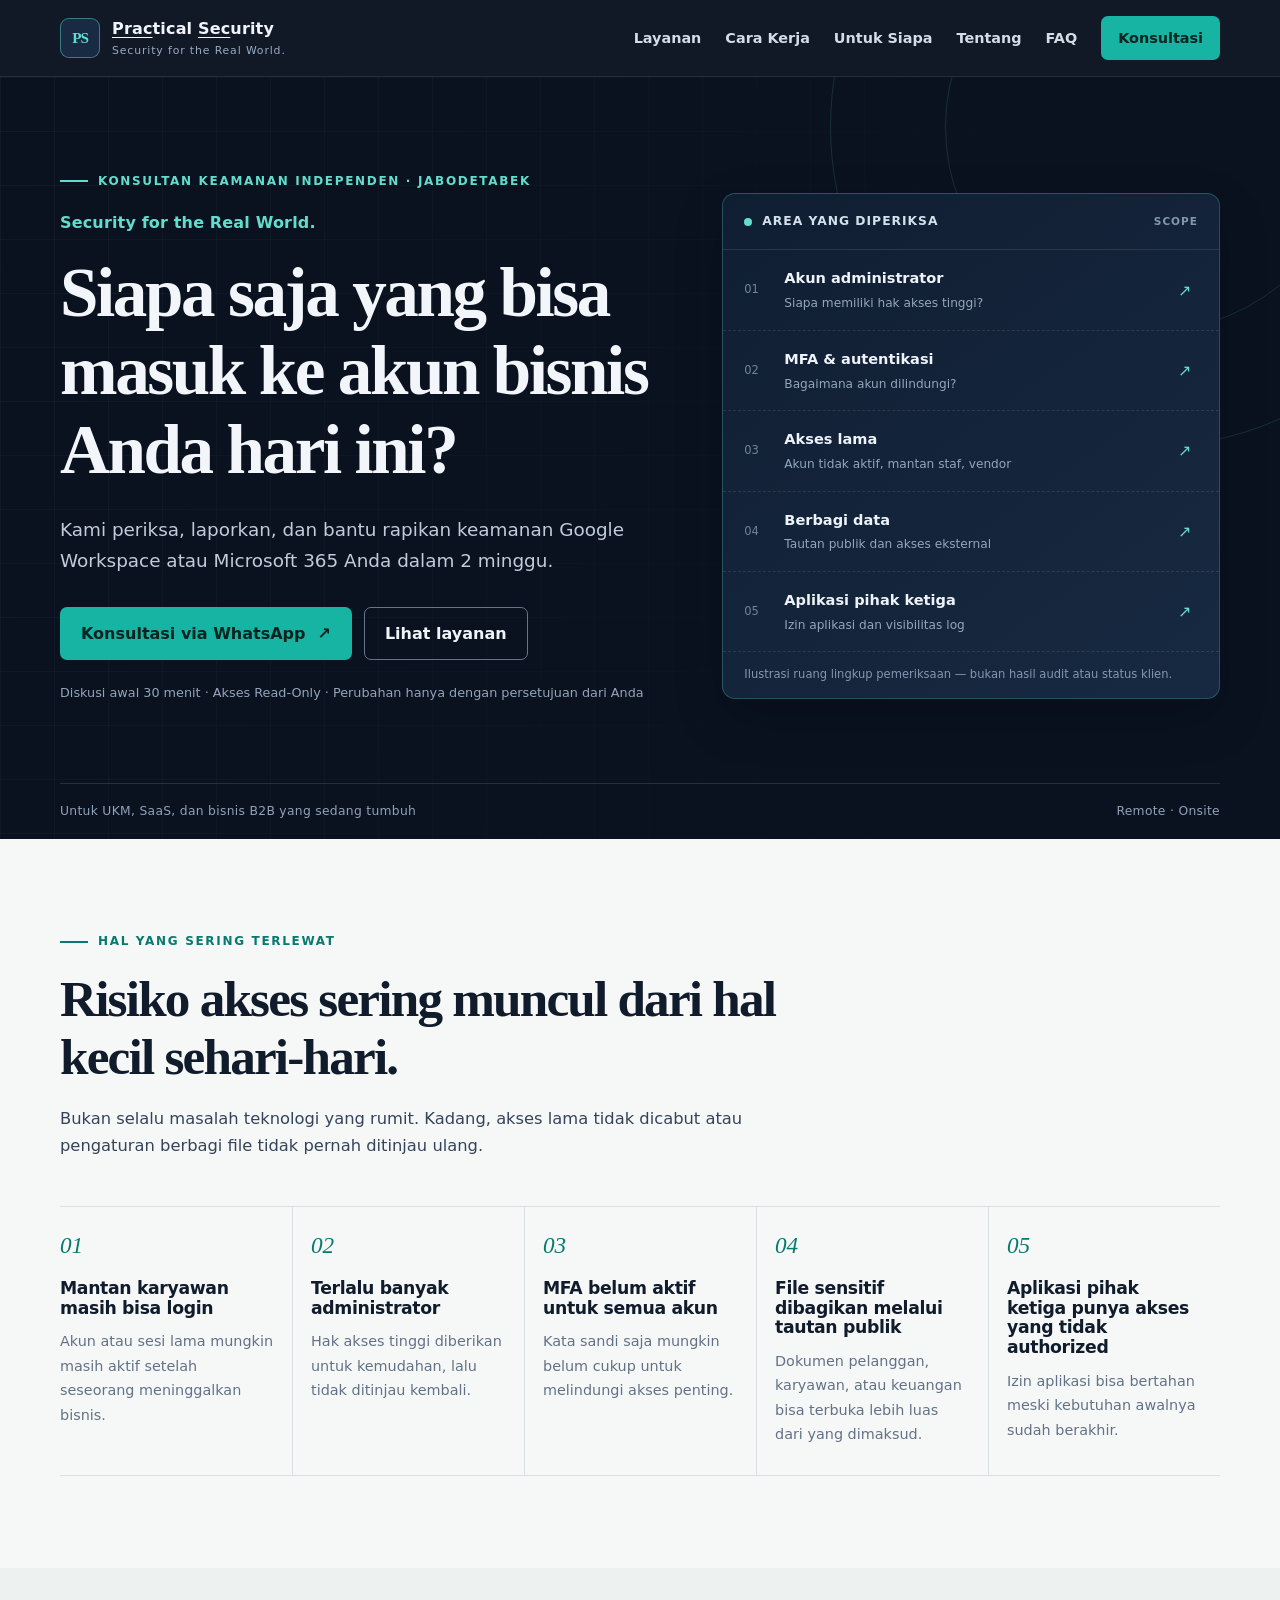
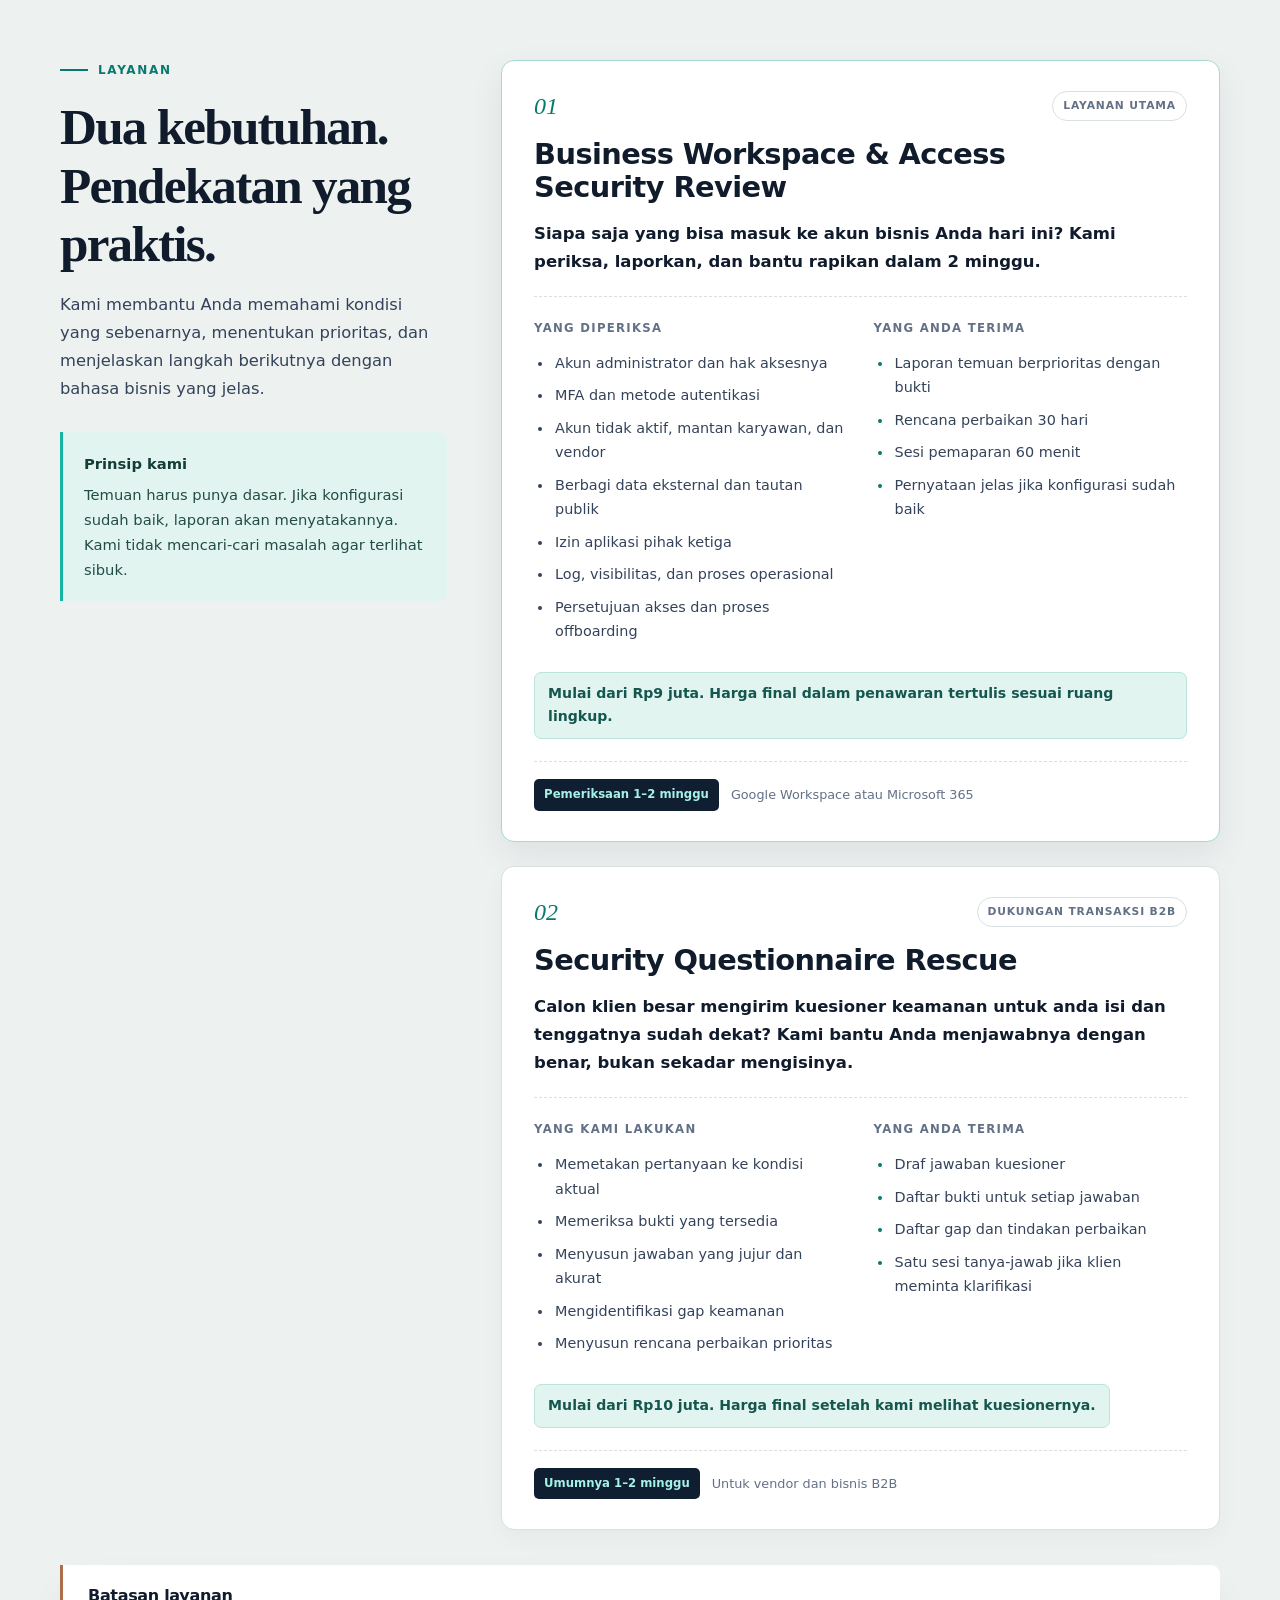
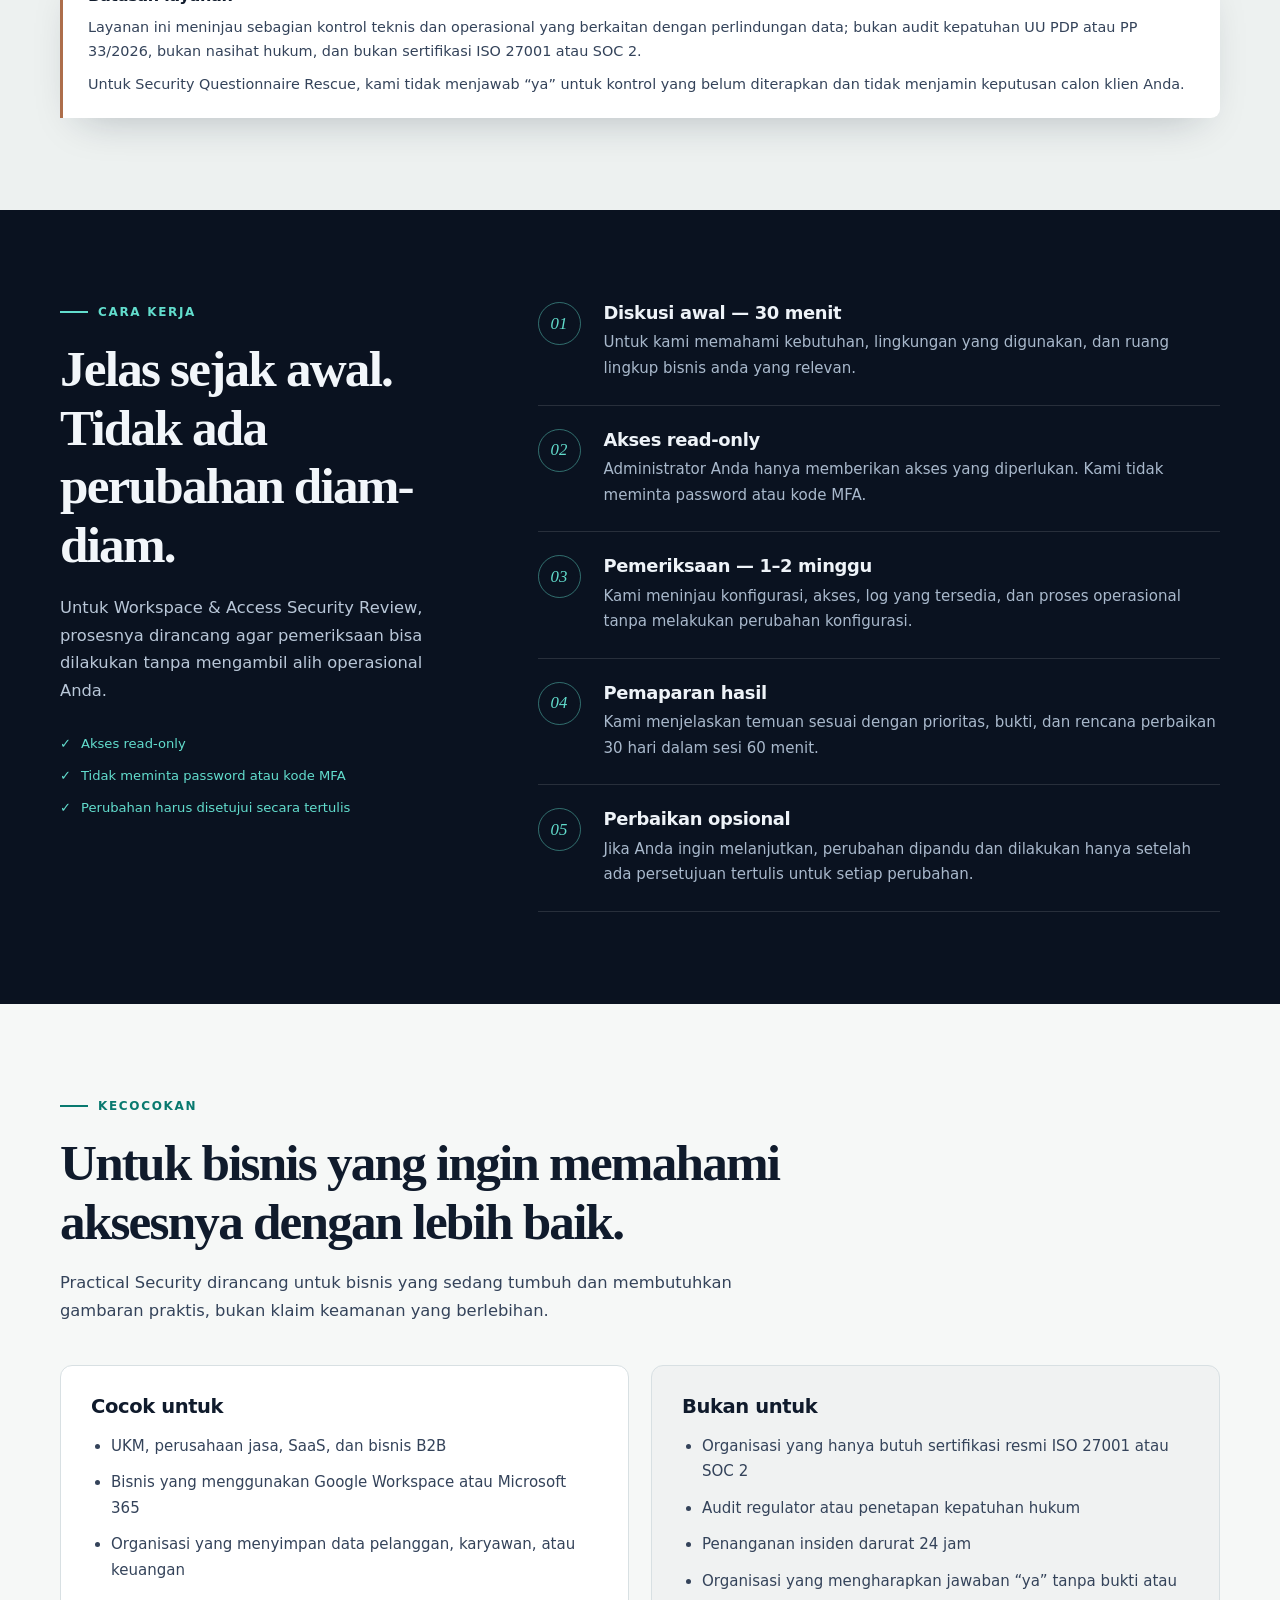
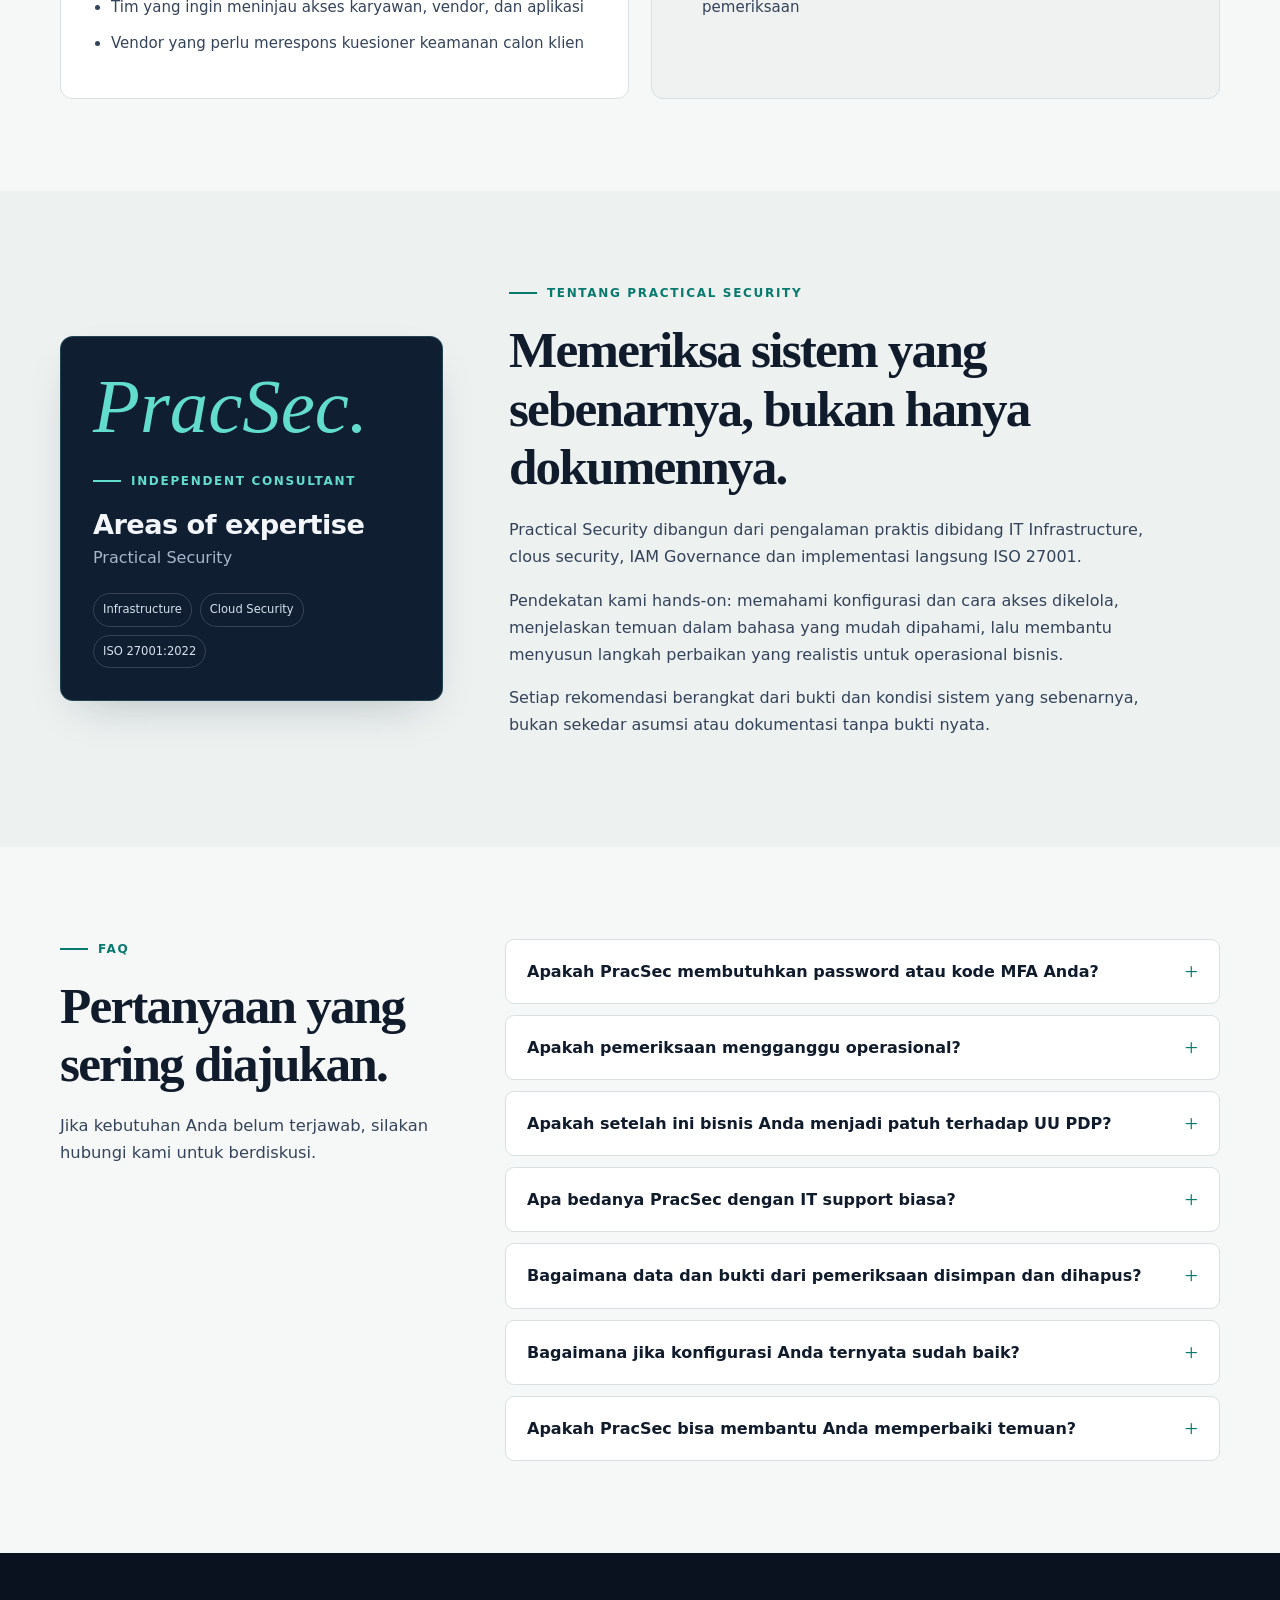
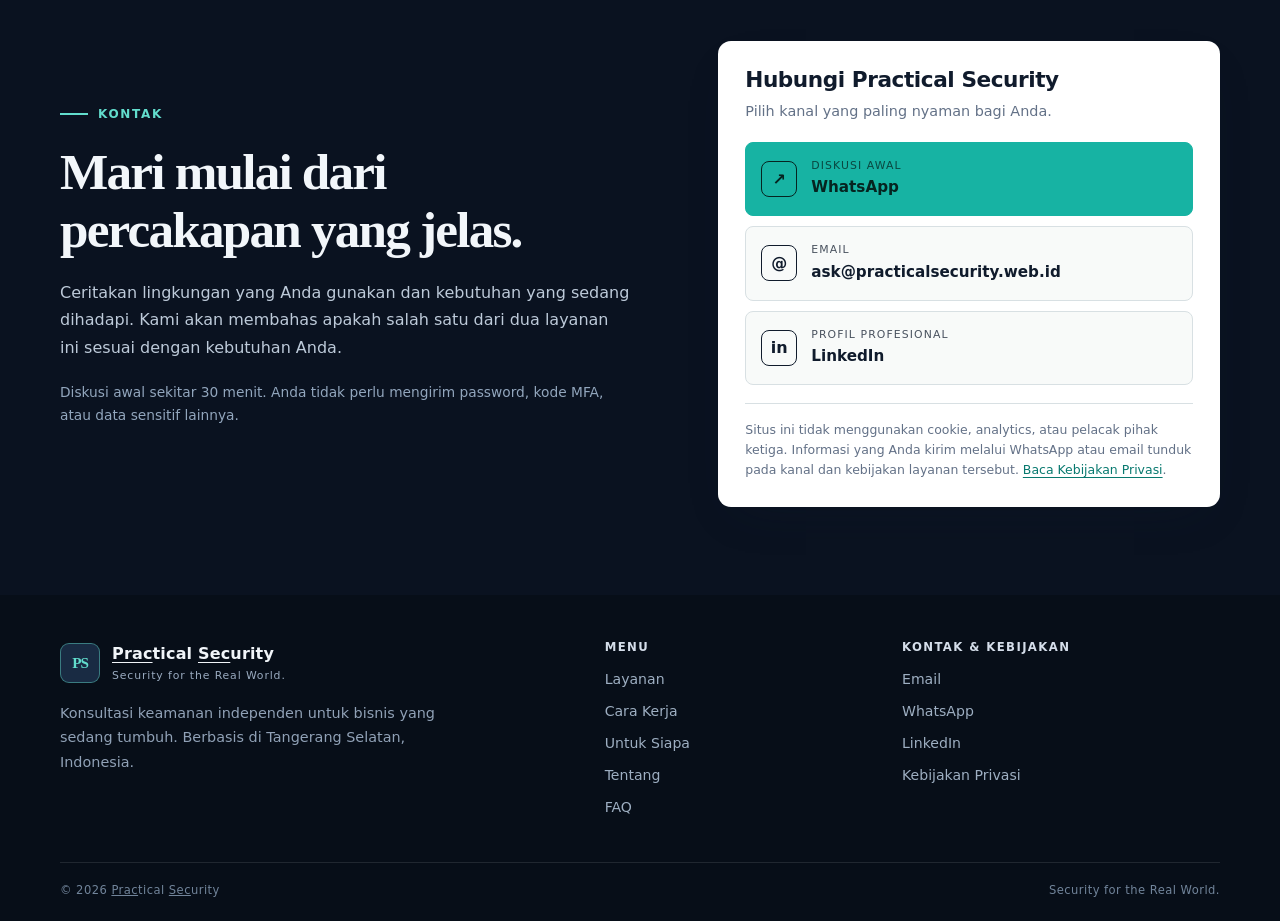
<file: index.html>
<!doctype html>
<html lang="id">
<head>
  <meta charset="utf-8">
  <meta name="viewport" content="width=device-width, initial-scale=1">
  <title>Practical Security — Security for the Real World</title>
  <meta name="description" content="Pemeriksaan keamanan Google Workspace atau Microsoft 365 dan bantuan menjawab security questionnaire untuk bisnis yang sedang tumbuh.">
  <meta name="theme-color" content="#0a1220">
  <meta name="referrer" content="strict-origin-when-cross-origin">
  <meta http-equiv="Content-Security-Policy" content="default-src 'self'; base-uri 'self'; form-action 'self'; object-src 'none'; frame-ancestors 'none'; img-src 'self' data:; font-src 'self'; style-src 'self'; script-src 'none'; connect-src 'self'; upgrade-insecure-requests">
  <link rel="canonical" href="https://practicalsecurity.web.id/">
  <link rel="icon" href="assets/favicon.svg" type="image/svg+xml">
  <link rel="stylesheet" href="assets/style.css">
  <meta property="og:type" content="website">
  <meta property="og:locale" content="id_ID">
  <meta property="og:site_name" content="Practical IT Security Jakarta">
  <meta property="og:title" content="Practical Security — Cyber Security for the Real World">
  <meta property="og:description" content="Keamanan siber yang praktis untuk bisnis yang sedang tumbuh.">
  <meta property="og:url" content="https://practicalsecurity.web.id/">
  <meta property="og:image" content="https://practicalsecurity.web.id/assets/og-image.png">
  <meta name="twitter:card" content="summary_large_image">
  <meta name="twitter:title" content="Practical Security — Cyber Security for the Real World">
  <meta name="twitter:description" content="Pemeriksaan akses workspace dan bantuan security questionnaire untuk bisnis yang sedang tumbuh.">
  <meta name="twitter:image" content="https://practicalsecurity.web.id/assets/og-image.png">
  <script type="application/ld+json">
  {
    "@context":"https://schema.org",
    "@type":"ProfessionalService",
    "name":"Practical Security",
    "url":"https://practicalsecurity.web.id/",
    "description":"Konsultasi independen untuk pemeriksaan keamanan workspace dan bantuan menjawab security questionnaire.",
    "areaServed":{"@type":"Place","name":"Jabodetabek, Indonesia"}
  }
  </script>
</head>
<body>
  <a class="skip-link" href="#konten">Langsung ke konten</a>
  <header class="site-header">
    <div class="container nav-wrap">
      <a class="brand" href="#beranda" aria-label="Practical Security, beranda">
        <span class="brand-mark" aria-hidden="true">PS</span>
        <span class="brand-copy"><strong><u>Prac</u>tical <u>Sec</u>urity</strong><small>Security for the Real World.</small></span>
      </a>
      <nav aria-label="Navigasi utama">
        <details class="mobile-nav">
          <summary aria-label="Buka menu navigasi">Menu <span aria-hidden="true">＋</span></summary>
          <ul class="nav-links">
            <li><a href="#layanan">Layanan</a></li>
            <li><a href="#cara-kerja">Cara Kerja</a></li>
            <li><a href="#untuk-siapa">Untuk Siapa</a></li>
            <li><a href="#tentang">Tentang</a></li>
            <li><a href="#faq">FAQ</a></li>
            <li><a class="nav-cta" href="#kontak">Konsultasi</a></li>
          </ul>
        </details>
        <ul class="desktop-nav nav-links">
          <li><a href="#layanan">Layanan</a></li>
          <li><a href="#cara-kerja">Cara Kerja</a></li>
          <li><a href="#untuk-siapa">Untuk Siapa</a></li>
          <li><a href="#tentang">Tentang</a></li>
          <li><a href="#faq">FAQ</a></li>
          <li><a class="nav-cta" href="#kontak">Konsultasi</a></li>
        </ul>
      </nav>
    </div>
  </header>

  <main id="konten">
    <section class="hero" id="beranda">
      <div class="hero-orbit orbit-one" aria-hidden="true"></div><div class="hero-orbit orbit-two" aria-hidden="true"></div>
      <div class="container hero-grid">
        <div class="hero-copy">
          <p class="eyebrow light">Konsultan keamanan independen · Jabodetabek</p>
          <p class="tagline">Security for the Real World.</p>
          <h1>Siapa saja yang bisa masuk ke akun bisnis Anda hari ini?</h1>
          <p class="hero-lead">Kami periksa, laporkan, dan bantu rapikan keamanan Google Workspace atau Microsoft 365 Anda dalam 2 minggu.</p>
          <div class="hero-actions">
            <a class="button button-primary" href="https://wa.me/6281717179080?text=Halo%2C%20saya%20ingin%20berdiskusi%20tentang%20keamanan%20workspace%20bisnis." target="_blank" rel="noopener noreferrer">Konsultasi via WhatsApp <span aria-hidden="true">↗</span></a>
            <a class="button button-outline" href="#layanan">Lihat layanan</a>
          </div>
          <p class="hero-note">Diskusi awal 30 menit · Akses Read-Only · Perubahan hanya dengan persetujuan dari Anda</p>
        </div>
        <aside class="review-panel" aria-label="Contoh area yang diperiksa, bukan hasil pemeriksaan klien">
          <div class="panel-heading"><span class="status-dot" aria-hidden="true"></span><span>Area yang diperiksa</span><span class="panel-label">SCOPE</span></div>
          <div class="panel-row"><span class="row-no">01</span><span><strong>Akun administrator</strong><small>Siapa memiliki hak akses tinggi?</small></span><span class="row-mark">↗</span></div>
          <div class="panel-row"><span class="row-no">02</span><span><strong>MFA &amp; autentikasi</strong><small>Bagaimana akun dilindungi?</small></span><span class="row-mark">↗</span></div>
          <div class="panel-row"><span class="row-no">03</span><span><strong>Akses lama</strong><small>Akun tidak aktif, mantan staf, vendor</small></span><span class="row-mark">↗</span></div>
          <div class="panel-row"><span class="row-no">04</span><span><strong>Berbagi data</strong><small>Tautan publik dan akses eksternal</small></span><span class="row-mark">↗</span></div>
          <div class="panel-row"><span class="row-no">05</span><span><strong>Aplikasi pihak ketiga</strong><small>Izin aplikasi dan visibilitas log</small></span><span class="row-mark">↗</span></div>
          <p class="panel-foot">Ilustrasi ruang lingkup pemeriksaan — bukan hasil audit atau status klien.</p>
        </aside>
      </div>
      <div class="hero-bottom container"><span>Untuk UKM, SaaS, dan bisnis B2B yang sedang tumbuh</span><span>Remote · Onsite</span></div>
    </section>

    <section class="section problems" aria-labelledby="masalah-title">
      <div class="container">
        <div class="section-heading narrow">
          <p class="eyebrow">Hal yang sering terlewat</p>
          <h2 id="masalah-title">Risiko akses sering muncul dari hal kecil sehari-hari.</h2>
          <p>Bukan selalu masalah teknologi yang rumit. Kadang, akses lama tidak dicabut atau pengaturan berbagi file tidak pernah ditinjau ulang.</p>
        </div>
        <div class="problem-grid">
          <article class="problem-item"><span>01</span><h3>Mantan karyawan masih bisa login</h3><p>Akun atau sesi lama mungkin masih aktif setelah seseorang meninggalkan bisnis.</p></article>
          <article class="problem-item"><span>02</span><h3>Terlalu banyak administrator</h3><p>Hak akses tinggi diberikan untuk kemudahan, lalu tidak ditinjau kembali.</p></article>
          <article class="problem-item"><span>03</span><h3>MFA belum aktif untuk semua akun</h3><p>Kata sandi saja mungkin belum cukup untuk melindungi akses penting.</p></article>
          <article class="problem-item"><span>04</span><h3>File sensitif dibagikan melalui tautan publik</h3><p>Dokumen pelanggan, karyawan, atau keuangan bisa terbuka lebih luas dari yang dimaksud.</p></article>
          <article class="problem-item"><span>05</span><h3>Aplikasi pihak ketiga punya akses yang tidak authorized</h3><p>Izin aplikasi bisa bertahan meski kebutuhan awalnya sudah berakhir.</p></article>
        </div>
      </div>
    </section>

    <section class="section services" id="layanan">
      <div class="container services-layout">
        <div class="section-heading services-intro">
          <p class="eyebrow">Layanan</p>
          <h2>Dua kebutuhan. Pendekatan yang praktis.</h2>
          <p>Kami membantu Anda memahami kondisi yang sebenarnya, menentukan prioritas, dan menjelaskan langkah berikutnya dengan bahasa bisnis yang jelas.</p>
          <div class="note-box"><strong>Prinsip kami</strong><p>Temuan harus punya dasar. Jika konfigurasi sudah baik, laporan akan menyatakannya. Kami tidak mencari-cari masalah agar terlihat sibuk.</p></div>
        </div>
        <div class="service-list">
          <article class="service-card service-primary" id="workspace-review">
            <div class="service-top"><span class="service-number">01</span><span class="service-type">Layanan utama</span></div>
            <h3>Business Workspace &amp; Access Security Review</h3>
            <p class="service-promise">Siapa saja yang bisa masuk ke akun bisnis Anda hari ini? Kami periksa, laporkan, dan bantu rapikan dalam 2 minggu.</p>
            <div class="service-columns">
              <div><h4>Yang diperiksa</h4><ul><li>Akun administrator dan hak aksesnya</li><li>MFA dan metode autentikasi</li><li>Akun tidak aktif, mantan karyawan, dan vendor</li><li>Berbagi data eksternal dan tautan publik</li><li>Izin aplikasi pihak ketiga</li><li>Log, visibilitas, dan proses operasional</li><li>Persetujuan akses dan proses offboarding</li></ul></div>
              <div><h4>Yang Anda terima</h4><ul class="check-list"><li>Laporan temuan berprioritas dengan bukti</li><li>Rencana perbaikan 30 hari</li><li>Sesi pemaparan 60 menit</li><li>Pernyataan jelas jika konfigurasi sudah baik</li></ul></div>
            </div>
            <!-- Untuk menyembunyikan harga, tambahkan class "hide-price" pada elemen ini atau hapus elemen ini. -->
            <p class="price">Mulai dari Rp9 juta. Harga final dalam penawaran tertulis sesuai ruang lingkup.</p>
            <div class="service-footer"><span class="duration">Pemeriksaan 1–2 minggu</span><span>Google Workspace atau Microsoft 365</span></div>
          </article>
          <article class="service-card" id="questionnaire-rescue">
            <div class="service-top"><span class="service-number">02</span><span class="service-type">Dukungan transaksi B2B</span></div>
            <h3>Security Questionnaire Rescue</h3>
            <p class="service-promise">Calon klien besar mengirim kuesioner keamanan untuk anda isi dan tenggatnya sudah dekat? Kami bantu Anda menjawabnya dengan benar, bukan sekadar mengisinya.</p>
            <div class="service-columns">
              <div><h4>Yang kami lakukan</h4><ul><li>Memetakan pertanyaan ke kondisi aktual</li><li>Memeriksa bukti yang tersedia</li><li>Menyusun jawaban yang jujur dan akurat</li><li>Mengidentifikasi gap keamanan</li><li>Menyusun rencana perbaikan prioritas</li></ul></div>
              <div><h4>Yang Anda terima</h4><ul class="check-list"><li>Draf jawaban kuesioner</li><li>Daftar bukti untuk setiap jawaban</li><li>Daftar gap dan tindakan perbaikan</li><li>Satu sesi tanya-jawab jika klien meminta klarifikasi</li></ul></div>
            </div>
            <!-- Untuk menyembunyikan harga, tambahkan class "hide-price" pada elemen ini atau hapus elemen ini. -->
            <p class="price">Mulai dari Rp10 juta. Harga final setelah kami melihat kuesionernya.</p>
            <div class="service-footer"><span class="duration">Umumnya 1–2 minggu</span><span>Untuk vendor dan bisnis B2B</span></div>
          </article>
        </div>
      </div>
      <div class="container"><aside class="service-boundary"><h3>Batasan layanan</h3><p>Layanan ini meninjau sebagian kontrol teknis dan operasional yang berkaitan dengan perlindungan data; bukan audit kepatuhan UU PDP atau PP 33/2026, bukan nasihat hukum, dan bukan sertifikasi ISO 27001 atau SOC 2.</p><p>Untuk Security Questionnaire Rescue, kami tidak menjawab “ya” untuk kontrol yang belum diterapkan dan tidak menjamin keputusan calon klien Anda.</p></aside></div>
    </section>

    <section class="section process" id="cara-kerja">
      <div class="container process-layout">
        <div class="section-heading process-intro"><p class="eyebrow light">Cara kerja</p><h2>Jelas sejak awal. Tidak ada perubahan diam-diam.</h2><p>Untuk Workspace &amp; Access Security Review, prosesnya dirancang agar pemeriksaan bisa dilakukan tanpa mengambil alih operasional Anda.</p><div class="process-principles"><span>Akses read-only</span><span>Tidak meminta password atau kode MFA</span><span>Perubahan harus disetujui secara tertulis</span></div></div>
        <ol class="steps">
          <li><span class="step-no">01</span><div><h3>Diskusi awal — 30 menit</h3><p>Untuk kami memahami kebutuhan, lingkungan yang digunakan, dan ruang lingkup bisnis anda yang relevan.</p></div></li>
          <li><span class="step-no">02</span><div><h3>Akses read-only</h3><p>Administrator Anda hanya memberikan akses yang diperlukan. Kami tidak meminta password atau kode MFA.</p></div></li>
          <li><span class="step-no">03</span><div><h3>Pemeriksaan — 1–2 minggu</h3><p>Kami meninjau konfigurasi, akses, log yang tersedia, dan proses operasional tanpa melakukan perubahan konfigurasi.</p></div></li>
          <li><span class="step-no">04</span><div><h3>Pemaparan hasil</h3><p>Kami menjelaskan temuan sesuai dengan prioritas, bukti, dan rencana perbaikan 30 hari dalam sesi 60 menit.</p></div></li>
          <li><span class="step-no">05</span><div><h3>Perbaikan opsional</h3><p>Jika Anda ingin melanjutkan, perubahan dipandu dan dilakukan hanya setelah ada persetujuan tertulis untuk setiap perubahan.</p></div></li>
        </ol>
      </div>
    </section>

    <section class="section fit" id="untuk-siapa">
      <div class="container">
        <div class="section-heading narrow"><p class="eyebrow">Kecocokan</p><h2>Untuk bisnis yang ingin memahami aksesnya dengan lebih baik.</h2><p>Practical Security dirancang untuk bisnis yang sedang tumbuh dan membutuhkan gambaran praktis, bukan klaim keamanan yang berlebihan.</p></div>
        <div class="fit-grid">
          <div class="fit-card"><h3>Cocok untuk</h3><ul><li>UKM, perusahaan jasa, SaaS, dan bisnis B2B</li><li>Bisnis yang menggunakan Google Workspace atau Microsoft 365</li><li>Organisasi yang menyimpan data pelanggan, karyawan, atau keuangan</li><li>Tim yang ingin meninjau akses karyawan, vendor, dan aplikasi</li><li>Vendor yang perlu merespons kuesioner keamanan calon klien</li></ul></div>
          <div class="fit-card fit-card-muted"><h3>Bukan untuk</h3><ul><li>Organisasi yang hanya butuh sertifikasi resmi ISO 27001 atau SOC 2</li><li>Audit regulator atau penetapan kepatuhan hukum</li><li>Penanganan insiden darurat 24 jam</li><li>Organisasi yang mengharapkan jawaban “ya” tanpa bukti atau pemeriksaan</li></ul></div>
        </div>
      </div>
    </section>

    <section class="section about" id="tentang">
      <div class="container about-layout">
        <div class="about-card"><div class="about-monogram" aria-hidden="true">PracSec.</div><p class="eyebrow light">Independent Consultant</p><h3>Areas of expertise</h3><p>Practical Security</p><div class="about-tags"><span>Infrastructure</span><span>Cloud Security</span><span>ISO 27001:2022</span></div></div>
        <div class="about-copy"><p class="eyebrow">Tentang Practical Security</p><h2>Memeriksa sistem yang sebenarnya, bukan hanya dokumennya.</h2><p>Practical Security dibangun dari pengalaman praktis dibidang IT Infrastructure, clous security, IAM Governance dan implementasi langsung ISO 27001.</p><p>Pendekatan kami hands-on: memahami konfigurasi dan cara akses dikelola, menjelaskan temuan dalam bahasa yang mudah dipahami, lalu membantu menyusun langkah perbaikan yang realistis untuk operasional bisnis.</p><p>Setiap rekomendasi berangkat dari bukti dan kondisi sistem yang sebenarnya, bukan sekedar asumsi atau dokumentasi tanpa bukti nyata.</p></div>
      </div>
    </section>

    <section class="section faq" id="faq">
      <div class="container faq-layout"><div class="section-heading"><p class="eyebrow">FAQ</p><h2>Pertanyaan yang sering diajukan.</h2><p>Jika kebutuhan Anda belum terjawab, silakan hubungi kami untuk berdiskusi.</p></div>
        <div class="faq-list">
          <details><summary>Apakah PracSec membutuhkan password atau kode MFA Anda?</summary><p>Tidak. Kami menggunakan akses baca saja (read-only) yang diberikan administrator Anda. Kami tidak meminta password atau kode MFA.</p></details>
          <details><summary>Apakah pemeriksaan mengganggu operasional?</summary><p>Pemeriksaan dirancang dilakukan tanpa mengubah konfigurasi. Kami meninjau pengaturan dan bukti yang tersedia. Jika ada tahap perbaikan setelah pemeriksaan, setiap perubahan memerlukan persetujuan tertulis Anda terlebih dahulu.</p></details>
          <details><summary>Apakah setelah ini bisnis Anda menjadi patuh terhadap UU PDP?</summary><p>Tidak ada jaminan seperti itu. Layanan ini meninjau sebagian kontrol teknis dan operasional yang berkaitan dengan perlindungan data; bukan audit kepatuhan UU PDP atau PP 33/2026, bukan nasihat hukum, dan bukan sertifikasi ISO 27001 atau SOC 2. Untuk penilaian hukum atau kepatuhan formal, mintalah bantuan profesional yang sesuai, dan kami bisa bantu pilihkan untuk anda.</p></details>
          <details><summary>Apa bedanya PracSec dengan IT support biasa?</summary><p>IT support biasanya berfokus pada dukungan dan pemeliharaan operasional sehari-hari. Layanan kami berfokus pada peninjauan keamanan akses, konfigurasi, izin, dan proses yang berkaitan dengan perlindungan data, lalu menyajikan temuan beserta prioritas perbaikannya.</p></details>
          <details><summary>Bagaimana data dan bukti dari pemeriksaan disimpan dan dihapus?</summary><p>Sebelum pekerjaan dimulai, kami akan menyepakati secara tertulis bagaimana bukti ditangani, siapa yang dapat mengaksesnya, media penyimpanan yang digunakan, masa retensi, dan cara penghapusannya. <strong>[ISI: prosedur penyimpanan, masa retensi, dan penghapusan bukti sebelum situs dipublikasikan.]</strong> Lihat juga <a href="privasi.html">Kebijakan Privasi</a>.</p></details>
          <details><summary>Bagaimana jika konfigurasi Anda ternyata sudah baik?</summary><p>Laporan akan menyatakan hal tersebut dengan jelas. Kami tidak akan mengada-adakan temuan. Laporan tetap menjelaskan kontrol yang telah diperiksa dan batas pemeriksaan, sehingga Anda memahami apa yang sudah terlihat baik dan apa yang belum dapat dipastikan.</p></details>
          <details><summary>Apakah PracSec bisa membantu Anda memperbaiki temuan?</summary><p>Perbaikan bersifat opsional. Jika Anda ingin melanjutkan, ruang lingkupnya dibahas terlebih dahulu dan setiap perubahan konfigurasi memerlukan persetujuan tertulis Anda.</p></details>
        </div>
      </div>
    </section>

    <section class="contact" id="kontak">
      <div class="container contact-layout"><div><p class="eyebrow light">Kontak</p><h2>Mari mulai dari percakapan yang jelas.</h2><p>Ceritakan lingkungan yang Anda gunakan dan kebutuhan yang sedang dihadapi. Kami akan membahas apakah salah satu dari dua layanan ini sesuai dengan kebutuhan Anda.</p><p class="contact-note">Diskusi awal sekitar 30 menit. Anda tidak perlu mengirim password, kode MFA, atau data sensitif lainnya.</p></div>
        <div class="contact-card"><h3>Hubungi Practical Security</h3><p>Pilih kanal yang paling nyaman bagi Anda.</p>
          <a class="contact-link contact-whatsapp" href="https://wa.me/81717179080?text=Halo%2C%20saya%20ingin%20berdiskusi%20tentang%20keamanan%20workspace%20atau%20security%20questionnaire." target="_blank" rel="noopener noreferrer"><span class="contact-icon" aria-hidden="true">↗</span><span><small>Diskusi awal</small><strong>WhatsApp</strong></span></a>
          <a class="contact-link" href="mailto:ask@practicalsecurity.web.id?subject=Diskusi%20Practical%20Security"><span class="contact-icon" aria-hidden="true">@</span><span><small>Email</small><strong>ask@practicalsecurity.web.id</strong></span></a>
          <a class="contact-link" href="https://www.linkedin.com/company/pracsecindo?originalSubdomain=id" target="_blank" rel="noopener noreferrer"><span class="contact-icon" aria-hidden="true">in</span><span><small>Profil profesional</small><strong>LinkedIn</strong></span></a>
          <p class="contact-privacy">Situs ini tidak menggunakan cookie, analytics, atau pelacak pihak ketiga. Informasi yang Anda kirim melalui WhatsApp atau email tunduk pada kanal dan kebijakan layanan tersebut. <a href="privasi.html">Baca Kebijakan Privasi</a>.</p>
        </div>
      </div>
    </section>
  </main>

  <footer class="site-footer"><div class="container footer-main"><div><a class="brand footer-brand" href="#beranda"><span class="brand-mark" aria-hidden="true">PS</span><span class="brand-copy"><strong><u>Prac</u>tical <u>Sec</u>urity</strong><small>Security for the Real World.</small></span></a><p>Konsultasi keamanan independen untuk bisnis yang sedang tumbuh. Berbasis di Tangerang Selatan, Indonesia.</p></div><div><h2>Menu</h2><ul><li><a href="#layanan">Layanan</a></li><li><a href="#cara-kerja">Cara Kerja</a></li><li><a href="#untuk-siapa">Untuk Siapa</a></li><li><a href="#tentang">Tentang</a></li><li><a href="#faq">FAQ</a></li></ul></div><div><h2>Kontak &amp; kebijakan</h2><ul><li><a href="mailto:ask@practicalsecurity.web.id">Email</a></li><li><a href="https://wa.me/6281717179080" target="_blank" rel="noopener noreferrer">WhatsApp</a></li><li><a href="https://www.linkedin.com/company/pracsecindo?originalSubdomain=id" target="_blank" rel="noopener noreferrer">LinkedIn</a></li><li><a href="privasi.html">Kebijakan Privasi</a></li></ul></div></div><div class="container footer-bottom"><span>© 2026 <u>Prac</u>tical <u>Sec</u>urity</span><span>Security for the Real World.</span></div></footer>
</body>
</html>
</file>
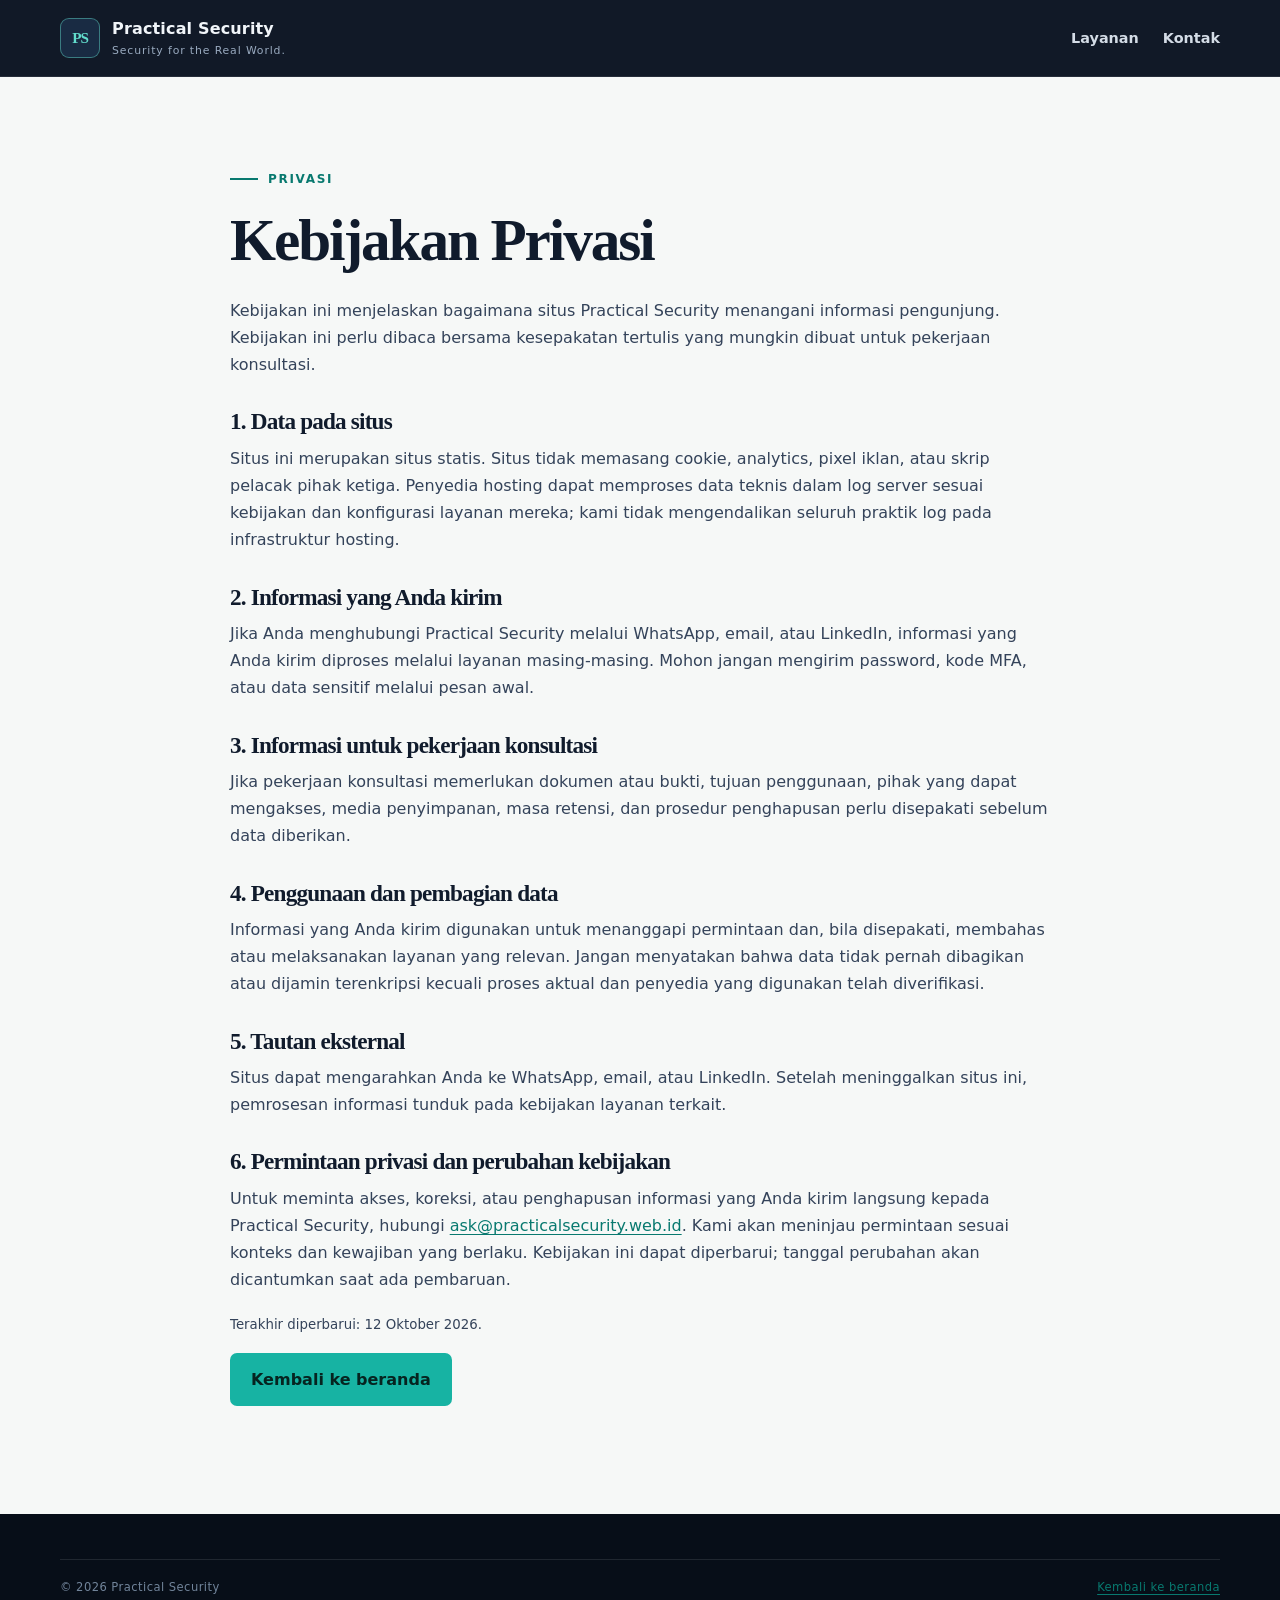
<file: privasi.html>
<!doctype html>
<html lang="id">
<head>
  <meta charset="utf-8"><meta name="viewport" content="width=device-width, initial-scale=1">
  <title>Kebijakan Privasi — Practical Security</title>
  <meta name="description" content="Kebijakan privasi situs Practical Security dan penjelasan tentang informasi yang dikirim pengunjung melalui kanal kontak.">
  <meta name="referrer" content="strict-origin-when-cross-origin">
  <meta http-equiv="Content-Security-Policy" content="default-src 'self'; base-uri 'self'; form-action 'self'; object-src 'none'; frame-ancestors 'none'; img-src 'self' data:; font-src 'self'; style-src 'self'; script-src 'none'; connect-src 'self'; upgrade-insecure-requests">
  <link rel="canonical" href="https://practicalsecurity.web.id/privasi.html"><link rel="icon" href="assets/favicon.svg" type="image/svg+xml"><link rel="stylesheet" href="assets/style.css">
  <meta property="og:type" content="website"><meta property="og:title" content="Kebijakan Privasi — Practical Security"><meta property="og:description" content="Cara Practical Security menangani informasi yang dikirim melalui kanal kontak."><meta property="og:url" content="https://practicalsecurity.web.id/privasi.html"><meta property="og:image" content="https://practicalsecurity.web.id/assets/og-image.png"><meta name="twitter:card" content="summary_large_image">
</head>
<body>
<a class="skip-link" href="#konten">Langsung ke konten</a>
<header class="site-header"><div class="container nav-wrap"><a class="brand" href="index.html"><span class="brand-mark" aria-hidden="true">PS</span><span class="brand-copy"><strong>Practical Security</strong><small>Security for the Real World.</small></span></a><nav aria-label="Navigasi halaman"><ul class="nav-links"><li><a href="index.html#layanan">Layanan</a></li><li><a href="index.html#kontak">Kontak</a></li></ul></nav></div></header>
<main id="konten"><section class="section"><div class="container legal-content"><p class="eyebrow">Privasi</p><h1>Kebijakan Privasi</h1><p>Kebijakan ini menjelaskan bagaimana situs Practical Security menangani informasi pengunjung. Kebijakan ini perlu dibaca bersama kesepakatan tertulis yang mungkin dibuat untuk pekerjaan konsultasi.</p>
<h2 style="font-size:1.45rem;margin:30px 0 10px">1. Data pada situs</h2><p>Situs ini merupakan situs statis. Situs tidak memasang cookie, analytics, pixel iklan, atau skrip pelacak pihak ketiga. Penyedia hosting dapat memproses data teknis dalam log server sesuai kebijakan dan konfigurasi layanan mereka; kami tidak mengendalikan seluruh praktik log pada infrastruktur hosting.</p>
<h2 style="font-size:1.45rem;margin:30px 0 10px">2. Informasi yang Anda kirim</h2><p>Jika Anda menghubungi Practical Security melalui WhatsApp, email, atau LinkedIn, informasi yang Anda kirim diproses melalui layanan masing-masing. Mohon jangan mengirim password, kode MFA, atau data sensitif melalui pesan awal.</p>
<h2 style="font-size:1.45rem;margin:30px 0 10px">3. Informasi untuk pekerjaan konsultasi</h2><p>Jika pekerjaan konsultasi memerlukan dokumen atau bukti, tujuan penggunaan, pihak yang dapat mengakses, media penyimpanan, masa retensi, dan prosedur penghapusan perlu disepakati sebelum data diberikan.</p>
<h2 style="font-size:1.45rem;margin:30px 0 10px">4. Penggunaan dan pembagian data</h2><p>Informasi yang Anda kirim digunakan untuk menanggapi permintaan dan, bila disepakati, membahas atau melaksanakan layanan yang relevan. Jangan menyatakan bahwa data tidak pernah dibagikan atau dijamin terenkripsi kecuali proses aktual dan penyedia yang digunakan telah diverifikasi.</p>
<h2 style="font-size:1.45rem;margin:30px 0 10px">5. Tautan eksternal</h2><p>Situs dapat mengarahkan Anda ke WhatsApp, email, atau LinkedIn. Setelah meninggalkan situs ini, pemrosesan informasi tunduk pada kebijakan layanan terkait.</p>
<h2 style="font-size:1.45rem;margin:30px 0 10px">6. Permintaan privasi dan perubahan kebijakan</h2><p>Untuk meminta akses, koreksi, atau penghapusan informasi yang Anda kirim langsung kepada Practical Security, hubungi <a href="mailto:ask@practicalsecurity.web.id">ask@practicalsecurity.web.id</a>. Kami akan meninjau permintaan sesuai konteks dan kewajiban yang berlaku. Kebijakan ini dapat diperbarui; tanggal perubahan akan dicantumkan saat ada pembaruan.</p><p><small>Terakhir diperbarui: 12 Oktober 2026.</small></p><p><a class="button button-primary" href="index.html">Kembali ke beranda</a></p></div></section></main>
<footer class="site-footer"><div class="container footer-bottom"><span>© 2026 Practical Security</span><a href="index.html">Kembali ke beranda</a></div></footer>
</body></html>
</file>
<file: assets/style.css>
:root{color-scheme:light dark;--navy:#0a1220;--navy2:#101e32;--navy3:#192b43;--paper:#f6f8f7;--paper2:#edf1f0;--card:#fff;--ink:#101b2c;--body:#34435a;--muted:#637187;--line:#d8e0e3;--accent:#17b3a3;--accent-dark:#08796f;--accent-light:#62ddcd;--soft:#e1f4f0;--wrap:1160px;--shadow:0 18px 44px -20px rgba(15,27,45,.28);font-family:system-ui,-apple-system,"Segoe UI",Roboto,sans-serif}*{box-sizing:border-box}html{scroll-behavior:smooth;scroll-padding-top:90px}body{margin:0;background:var(--paper);color:var(--body);font-size:16px;line-height:1.7;-webkit-font-smoothing:antialiased}a{color:var(--accent-dark);text-underline-offset:3px}a:hover{text-decoration-thickness:2px}.container{width:min(var(--wrap),calc(100% - 48px));margin-inline:auto}.skip-link{position:absolute;top:-100px;left:16px;z-index:9999;background:#fff;color:#101b2c;padding:12px 16px;border-radius:6px}.skip-link:focus{top:12px}:focus-visible{outline:3px solid #168f84;outline-offset:4px;border-radius:3px}h1,h2,h3{color:var(--ink);line-height:1.14;letter-spacing:-.035em;margin:0;font-weight:650}h1,h2{font-family:Georgia,"Times New Roman",serif}h1{font-size:clamp(2.5rem,5.4vw,4.6rem);max-width:760px}h2{font-size:clamp(2rem,4vw,3.2rem)}h3{font-size:1.22rem;letter-spacing:-.02em}p{margin:0 0 16px}.site-header{position:sticky;top:0;z-index:50;background:rgba(10,18,32,.97);border-bottom:1px solid rgba(255,255,255,.09)}.nav-wrap{display:flex;align-items:center;justify-content:space-between;min-height:76px;gap:24px}.brand{display:flex;align-items:center;gap:12px;text-decoration:none;color:#f1f5f9}.brand-mark{display:grid;place-items:center;width:40px;height:40px;border:1px solid rgba(98,221,205,.45);border-radius:9px;background:var(--navy3);font:700 .95rem Georgia,serif;color:var(--accent-light);letter-spacing:-.08em}.brand-copy strong{display:block;font-size:1rem;font-weight:650;letter-spacing:.01em}.brand-copy small{display:block;color:#9aabc0;font-size:.68rem;letter-spacing:.08em}.nav-links{display:flex;align-items:center;gap:24px;list-style:none;margin:0;padding:0}.nav-links a{color:#d4dce6;text-decoration:none;font-size:.9rem;font-weight:550}.nav-links a:hover{color:var(--accent-light)}.nav-links .nav-cta{display:inline-block;background:var(--accent);color:#062420;padding:10px 17px;border-radius:7px;font-weight:700}.nav-links .nav-cta:hover{background:var(--accent-light);color:#062420}.mobile-nav{display:none}.hero{position:relative;overflow:hidden;background:var(--navy);color:#b9c7d8;padding:94px 0 0}.hero:before{content:"";position:absolute;inset:0;background-image:linear-gradient(rgba(255,255,255,.035) 1px,transparent 1px),linear-gradient(90deg,rgba(255,255,255,.035) 1px,transparent 1px);background-size:54px 54px;mask-image:linear-gradient(110deg,#000,transparent 80%);pointer-events:none}.hero-orbit{position:absolute;border:1px solid rgba(98,221,205,.14);border-radius:50%;pointer-events:none}.orbit-one{width:640px;height:640px;right:-190px;top:-270px}.orbit-two{width:410px;height:410px;right:-75px;top:-155px}.hero-grid{position:relative;display:grid;grid-template-columns:minmax(0,1.1fr) minmax(360px,.9fr);gap:54px;align-items:center}.hero-copy{padding-bottom:64px}.eyebrow{display:flex;align-items:center;gap:10px;margin-bottom:18px;color:var(--accent-dark);font-size:.75rem;font-weight:750;letter-spacing:.14em;text-transform:uppercase}.eyebrow:before{content:"";width:28px;height:2px;background:currentColor}.eyebrow.light{color:var(--accent-light)}.tagline{margin:0 0 17px;color:var(--accent-light);font-weight:700;letter-spacing:.01em}.hero h1{color:#f2f6fa}.hero-lead{max-width:640px;margin:24px 0 30px;color:#c0ccda;font-size:1.15rem}.hero-actions{display:flex;gap:12px;flex-wrap:wrap}.button{display:inline-flex;align-items:center;justify-content:center;gap:12px;min-height:48px;padding:12px 20px;border-radius:7px;text-decoration:none;font-weight:700;border:1px solid transparent;transition:background .2s,border-color .2s,transform .2s}.button:hover{transform:translateY(-1px)}.button-primary{background:var(--accent);color:#062420}.button-primary:hover{background:var(--accent-light);color:#062420}.button-outline{border-color:#65758b;color:#f0f4f8}.button-outline:hover{border-color:var(--accent-light);color:var(--accent-light)}.hero-note{font-size:.8rem;color:#92a4ba;margin-top:22px}.review-panel{position:relative;margin-bottom:62px;border:1px solid rgba(98,221,205,.25);border-radius:13px;background:linear-gradient(145deg,#101e32,#172941);box-shadow:0 20px 50px rgba(0,0,0,.2);overflow:hidden}.panel-heading{display:flex;align-items:center;gap:10px;padding:17px 21px;border-bottom:1px solid rgba(255,255,255,.1);color:#d4e0eb;font-size:.77rem;font-weight:700;letter-spacing:.08em;text-transform:uppercase}.status-dot{width:8px;height:8px;border-radius:50%;background:var(--accent-light)}.panel-label{margin-left:auto;color:#8297af;font-size:.66rem}.panel-row{display:grid;grid-template-columns:28px 1fr 20px;gap:12px;align-items:center;padding:16px 21px;border-bottom:1px dashed rgba(255,255,255,.1)}.row-no{font-size:.72rem;color:#6d839f}.panel-row strong{display:block;color:#edf3f8;font-size:.91rem;font-weight:600}.panel-row small{display:block;color:#93a6bc;font-size:.76rem;margin-top:2px}.row-mark{color:var(--accent-light)}.panel-foot{margin:0;padding:13px 21px;color:#8297af;font-size:.72rem}.hero-bottom{position:relative;display:flex;justify-content:space-between;gap:20px;flex-wrap:wrap;padding:17px 0;border-top:1px solid rgba(255,255,255,.12);font-size:.77rem;color:#8fa2b9;letter-spacing:.025em}.section{padding:92px 0}.section-heading{max-width:560px}.section-heading.narrow{max-width:760px}.section-heading h2{margin-bottom:18px}.section-heading>p:not(.eyebrow){font-size:1.02rem}.problems{background:var(--paper)}.problem-grid{display:grid;grid-template-columns:repeat(5,minmax(0,1fr));gap:0;margin-top:46px;border-top:1px solid var(--line);border-bottom:1px solid var(--line)}.problem-item{padding:25px 18px 28px 0}.problem-item+.problem-item{padding-left:18px;border-left:1px solid var(--line)}.problem-item>span{display:block;color:var(--accent-dark);font:italic 1.45rem Georgia,serif;margin-bottom:20px}.problem-item h3{font-size:1.08rem;margin-bottom:11px}.problem-item p{font-size:.9rem;color:var(--muted);margin:0}.services{background:var(--paper2)}.services-layout{display:grid;grid-template-columns:minmax(0,.7fr) minmax(0,1.3fr);gap:54px;align-items:start}.services-intro{position:sticky;top:110px}.note-box{margin-top:30px;padding:19px 21px;background:var(--soft);border-left:3px solid var(--accent);border-radius:0 8px 8px 0;color:#234c47;font-size:.92rem}.note-box strong{display:block;color:#153d38;margin-bottom:6px}.note-box p{margin:0}.service-card{background:var(--card);border:1px solid var(--line);border-radius:13px;padding:30px 32px;box-shadow:0 8px 25px rgba(16,27,44,.035)}.service-card+.service-card{margin-top:24px}.service-primary{border-color:#a8d9d1;box-shadow:0 12px 34px rgba(16,27,44,.07)}.service-top{display:flex;align-items:center;justify-content:space-between;gap:12px;margin-bottom:17px}.service-number{font:italic 1.5rem Georgia,serif;color:var(--accent-dark)}.service-type{padding:5px 10px;border:1px solid var(--line);border-radius:99px;color:var(--muted);font-size:.67rem;font-weight:750;letter-spacing:.08em;text-transform:uppercase}.service-card h3{font-size:clamp(1.35rem,2.5vw,1.8rem);max-width:600px}.service-promise{margin:16px 0 20px;color:var(--ink);font-weight:600;font-size:1.03rem}.service-columns{display:grid;grid-template-columns:1fr 1fr;gap:26px;border-top:1px dashed var(--line);padding-top:22px}.service-columns h4{margin:0 0 12px;color:var(--muted);font-size:.73rem;letter-spacing:.11em;text-transform:uppercase}.service-columns ul{padding-left:19px;margin:0}.service-columns li{padding-left:2px;margin:0 0 8px;font-size:.9rem}.check-list li::marker{color:var(--accent-dark)}.price{display:table;margin:20px 0 0;padding:9px 13px;background:var(--soft);border:1px solid #bce4dc;border-radius:7px;color:#15564e;font-size:.88rem;font-weight:700}.hide-price{display:none!important}.service-footer{display:flex;align-items:center;gap:12px;flex-wrap:wrap;margin-top:22px;padding-top:17px;border-top:1px dashed var(--line);font-size:.8rem;color:var(--muted)}.duration{padding:6px 10px;border-radius:5px;background:var(--navy2);color:#a5f2e7;font-size:.73rem;font-weight:650}.service-boundary{margin-top:35px;padding:22px 25px;background:#fff;border-left:3px solid #ad6e4b;border-radius:0 9px 9px 0;box-shadow:var(--shadow)}.service-boundary h3{font-size:1rem;margin-bottom:9px}.service-boundary p{font-size:.9rem;margin:0 0 8px}.service-boundary p:last-child{margin-bottom:0}.process{background:var(--navy);color:#b9c7d8}.process-layout{display:grid;grid-template-columns:minmax(0,.75fr) minmax(0,1.25fr);gap:68px}.process h2{color:#f2f6fa}.process-intro>p:not(.eyebrow){margin-top:20px}.process-principles{display:flex;flex-direction:column;gap:10px;margin-top:28px;color:var(--accent-light);font-size:.82rem}.process-principles span:before{content:"✓";margin-right:10px}.steps{list-style:none;padding:0;margin:0}.steps li{display:grid;grid-template-columns:48px 1fr;gap:18px;padding:23px 0;border-bottom:1px solid rgba(255,255,255,.12)}.steps li:first-child{padding-top:0}.step-no{display:grid;place-items:center;width:43px;height:43px;border:1px solid rgba(98,221,205,.45);border-radius:50%;color:var(--accent-light);font:italic 1.05rem Georgia,serif}.steps h3{color:#eef3f8;font-size:1.12rem;margin:1px 0 7px}.steps p{margin:0;color:#a9b9cc;font-size:.94rem}.fit{background:var(--paper)}.fit-grid{display:grid;grid-template-columns:1fr 1fr;gap:22px;margin-top:40px}.fit-card{padding:30px;background:var(--card);border:1px solid var(--line);border-radius:12px}.fit-card-muted{background:#f0f2f2}.fit-symbol{display:grid;place-items:center;width:35px;height:35px;border-radius:8px;background:var(--soft);color:var(--accent-dark);font-weight:800;margin-bottom:18px}.fit-card-muted .fit-symbol{background:#e2e5e6;color:#5f6b77}.fit-card h3{margin-bottom:16px}.fit-card ul{margin:0;padding-left:20px}.fit-card li{margin-bottom:11px;font-size:.94rem}.about{background:var(--paper2)}.about-layout{display:grid;grid-template-columns:minmax(270px,.7fr) minmax(0,1.3fr);gap:66px;align-items:center}.about-card{padding:32px;background:var(--navy2);border:1px solid rgba(98,221,205,.2);border-radius:13px;color:#c0ccda;box-shadow:var(--shadow)}.about-monogram{font:italic 4.8rem Georgia,serif;line-height:1;color:var(--accent-light);margin-bottom:25px}.about-card h3{color:#f2f6fa;font-size:1.7rem;margin-bottom:4px}.about-card>p:not(.eyebrow){margin-bottom:22px;color:#a7b7ca}.about-tags{display:flex;gap:8px;flex-wrap:wrap}.about-tags span{border:1px solid rgba(255,255,255,.16);border-radius:99px;padding:6px 9px;font-size:.72rem;color:#d6e2ed}.about-copy h2{margin-bottom:20px}.about-copy p:not(.eyebrow){max-width:680px}.faq{background:var(--paper)}.faq-layout{display:grid;grid-template-columns:minmax(0,.7fr) minmax(0,1.3fr);gap:60px;align-items:start}.faq-list{display:flex;flex-direction:column;gap:11px}.faq-list details{background:var(--card);border:1px solid var(--line);border-radius:9px;padding:18px 21px}.faq-list details[open]{border-color:#8dcfc5;box-shadow:0 8px 22px rgba(16,27,44,.04)}.faq-list summary{display:flex;justify-content:space-between;gap:18px;align-items:center;cursor:pointer;list-style:none;color:var(--ink);font-weight:650}.faq-list summary::-webkit-details-marker{display:none}.faq-list summary:after{content:"+";font:1.5rem Georgia,serif;color:var(--accent-dark);flex-shrink:0}.faq-list details[open] summary:after{content:"−"}.faq-list details p{margin:14px 0 0;font-size:.93rem}.contact{background:var(--navy);color:#bdcad9;padding:88px 0}.contact-layout{display:grid;grid-template-columns:minmax(0,1fr) minmax(340px,.85fr);gap:68px;align-items:center}.contact h2{color:#f2f6fa;max-width:560px}.contact-layout>div:first-child>p:not(.eyebrow){max-width:570px;margin-top:20px}.contact-note{color:#92a6bd;font-size:.86rem}.contact-card{background:#fff;color:var(--body);border-radius:13px;padding:27px;box-shadow:var(--shadow)}.contact-card h3{font-size:1.35rem}.contact-card>p{margin:7px 0 18px;color:var(--muted);font-size:.9rem}.contact-link{display:flex;align-items:center;gap:14px;padding:14px 15px;margin-top:10px;border:1px solid var(--line);border-radius:8px;color:var(--ink);text-decoration:none;background:#f8faf9}.contact-link:hover{border-color:var(--accent-dark);background:var(--soft)}.contact-whatsapp{background:var(--accent);border-color:var(--accent);color:#062420}.contact-whatsapp:hover{background:var(--accent-light)}.contact-icon{display:grid;place-items:center;width:36px;height:36px;border:1px solid currentColor;border-radius:8px;font-weight:800}.contact-link small,.contact-link strong{display:block}.contact-link small{font-size:.68rem;text-transform:uppercase;letter-spacing:.1em;opacity:.75}.contact-link strong{font-size:.95rem}.contact-privacy{margin:18px 0 0!important;padding-top:16px;border-top:1px solid var(--line);font-size:.78rem!important;line-height:1.6}.site-footer{background:#070e18;color:#90a1b6;padding:45px 0 20px}.footer-main{display:grid;grid-template-columns:1.4fr .7fr .9fr;gap:50px;padding-bottom:35px}.footer-brand{margin-bottom:15px}.footer-main p{max-width:390px;font-size:.9rem}.footer-main h2{font:700 .73rem system-ui,sans-serif;color:#d5deea;letter-spacing:.12em;text-transform:uppercase;margin-bottom:14px}.footer-main ul{list-style:none;margin:0;padding:0}.footer-main li{margin-bottom:8px;font-size:.88rem}.footer-main a:not(.brand){color:#9eafc2;text-decoration:none}.footer-main a:hover{color:var(--accent-light)}.footer-bottom{display:flex;justify-content:space-between;gap:15px;flex-wrap:wrap;padding-top:18px;border-top:1px solid rgba(255,255,255,.1);font-size:.72rem;letter-spacing:.04em;color:#71849a}
@media(max-width:1000px){.desktop-nav{gap:13px}.nav-links a{font-size:.82rem}.hero-grid{grid-template-columns:1fr  .85fr;gap:28px}.problem-grid{grid-template-columns:repeat(3,1fr)}.problem-item:nth-child(4){border-left:0;padding-left:0}.problem-item:nth-child(n+4){border-top:1px solid var(--line)}.services-layout,.process-layout,.faq-layout{gap:36px}.services-intro{position:static}}
@media(max-width:760px){html{scroll-padding-top:76px}.container{width:min(var(--wrap),calc(100% - 34px))}.nav-wrap{min-height:68px}.desktop-nav{display:none}.mobile-nav{display:block;position:relative}.mobile-nav summary{list-style:none;cursor:pointer;color:#edf3f8;border:1px solid rgba(255,255,255,.25);border-radius:7px;padding:8px 12px;font-size:.85rem}.mobile-nav summary::-webkit-details-marker{display:none}.mobile-nav summary span{margin-left:9px;color:var(--accent-light)}.mobile-nav[open] .nav-links{position:absolute;right:0;top:calc(100% + 12px);display:flex;flex-direction:column;align-items:stretch;gap:0;width:min(300px,calc(100vw - 34px));padding:12px;background:var(--navy2);border:1px solid rgba(255,255,255,.13);border-radius:10px;box-shadow:var(--shadow)}.mobile-nav .nav-links a{display:block;padding:10px 12px;font-size:.95rem}.hero{padding-top:68px}.hero-grid{grid-template-columns:1fr;gap:26px}.hero-copy{padding-bottom:0}.hero h1{font-size:clamp(2.45rem,10vw,3.7rem)}.hero-lead{font-size:1.04rem}.review-panel{margin-bottom:30px}.hero-bottom{font-size:.72rem;padding:14px 0}.section{padding:68px 0}.problem-grid{grid-template-columns:1fr 1fr;margin-top:30px}.problem-item{padding:20px 14px 22px 0}.problem-item+.problem-item{padding-left:14px}.problem-item:nth-child(3),.problem-item:nth-child(5){padding-left:0;border-left:0}.problem-item:nth-child(4){padding-left:14px;border-left:1px solid var(--line)}.problem-item:nth-child(n+3){border-top:1px solid var(--line)}.services-layout,.process-layout,.about-layout,.faq-layout,.contact-layout{grid-template-columns:1fr;gap:34px}.service-card{padding:24px 21px}.service-columns{grid-template-columns:1fr;gap:18px}.service-columns>div+div{padding-top:18px;border-top:1px dashed var(--line)}.fit-grid{grid-template-columns:1fr}.about-layout{gap:30px}.about-card{max-width:420px}.contact{padding:68px 0}.contact-layout{gap:25px}.footer-main{grid-template-columns:1fr 1fr;gap:30px}.footer-main>div:first-child{grid-column:1/-1}}
@media(max-width:420px){.brand-copy small{font-size:.58rem}.hero-actions{align-items:stretch;flex-direction:column}.button{width:100%}.problem-grid{grid-template-columns:1fr}.problem-item,.problem-item+.problem-item,.problem-item:nth-child(4),.problem-item:nth-child(3),.problem-item:nth-child(5){padding:19px 0;border-left:0}.problem-item+.problem-item{border-top:1px solid var(--line)}.panel-row{padding:14px 15px;grid-template-columns:23px 1fr 16px}.panel-row small{font-size:.7rem}.panel-heading{padding:15px}.footer-main{grid-template-columns:1fr}.footer-main>div:first-child{grid-column:auto}.footer-bottom{flex-direction:column}}
@media(prefers-reduced-motion:reduce){html{scroll-behavior:auto}*,*::before,*::after{scroll-behavior:auto!important;transition:none!important;animation:none!important}}
@media(prefers-color-scheme:dark){:root{--paper:#0d1522;--paper2:#111c2b;--card:#142134;--ink:#edf3f8;--body:#c0ccda;--muted:#9aaac0;--line:#2b3a4d;--soft:#153b39;--accent-dark:#62ddcd;--accent:#28bfae;--accent-light:#7ce9db;--shadow:0 18px 44px -20px rgba(0,0,0,.55)}body{background:var(--paper);color:var(--body)}.problem-item h3,.service-promise,.service-columns h4,.service-boundary h3,.faq-list summary,.contact-card h3,.contact-link,.fit-card h3,.about-copy h2{color:var(--ink)}.note-box{background:#153b39;color:#c2e9e2}.note-box strong{color:#e1fff8}.service-boundary{background:#172232}.price{background:#153b39;border-color:#28685f;color:#b8f4eb}.fit-card-muted{background:#172232}.fit-symbol{background:#153b39;color:#8be9dd}.fit-card-muted .fit-symbol{background:#283443;color:#bdc8d4}.faq-list details,.service-card,.contact-card,.fit-card{border-color:var(--line)}.contact-card{background:var(--card)}.contact-link{background:#19283a;border-color:#334459}.contact-whatsapp{background:var(--accent);color:#062420;border-color:var(--accent)}.contact-privacy{border-color:var(--line)}.service-boundary p{color:var(--body)}.problem-item p{color:var(--muted)}.service-type{border-color:var(--line)}.duration{background:#193b43;color:#a5f2e7}}

.legal-content{max-width:820px}.legal-content h1{font-size:clamp(2.3rem,5vw,3.7rem);margin-bottom:22px}.legal-content h2{font-size:1.45rem;margin:30px 0 10px}.error-content{padding-block:70px 100px}
</file>
